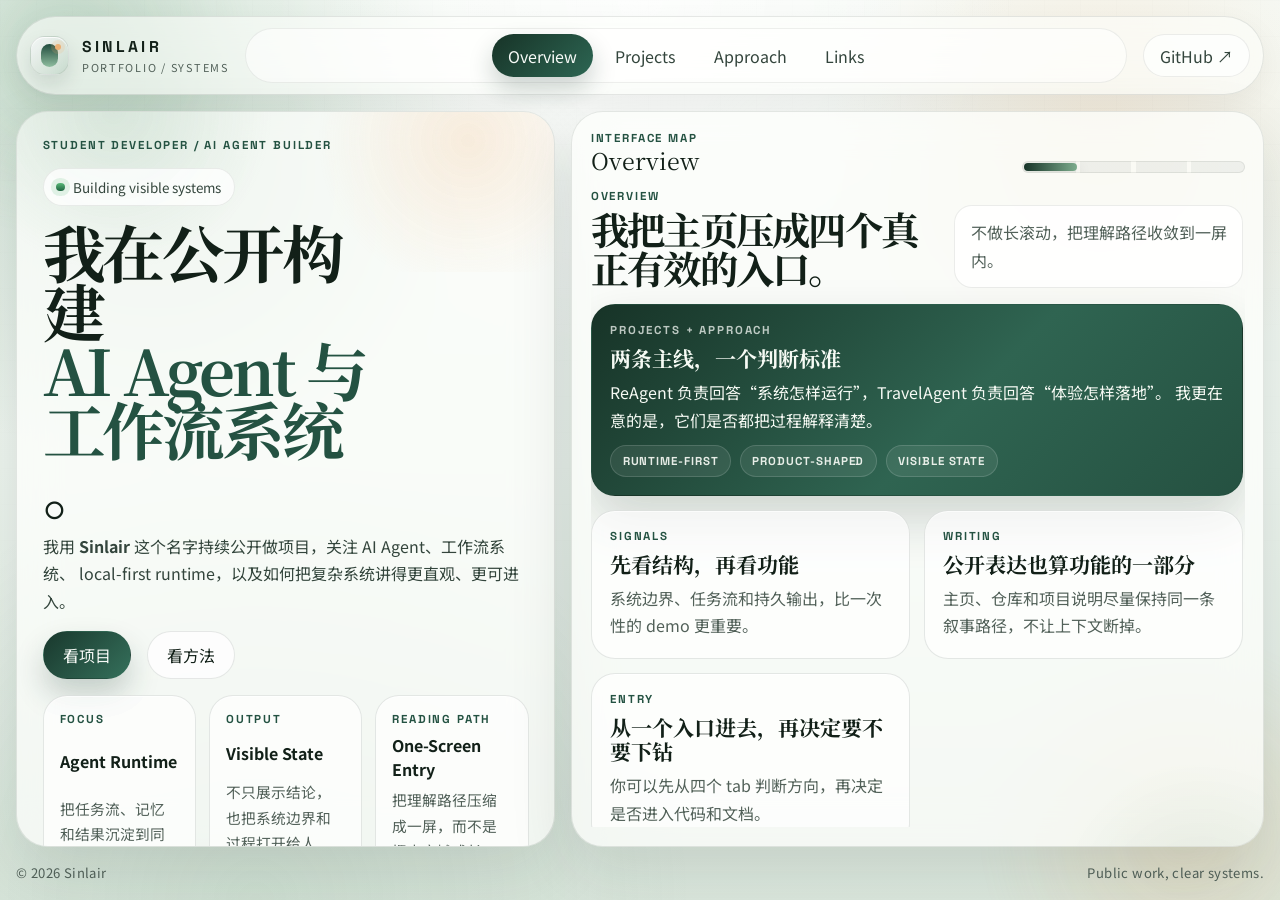
<file: index.html>
<!DOCTYPE html>
<html lang="zh-CN">
<head>
  <meta charset="UTF-8">
  <meta name="viewport" content="width=device-width, initial-scale=1.0">
  <meta
    name="description"
    content="Sinlair 的单页作品集，展示 AI Agent、工作流系统与公开项目。"
  >
  <meta name="theme-color" content="#eef5ef">
  <title>Sinlair | Portfolio</title>
  <link rel="preconnect" href="https://fonts.googleapis.com">
  <link rel="preconnect" href="https://fonts.gstatic.com" crossorigin>
  <link
    href="https://fonts.googleapis.com/css2?family=Noto+Sans+SC:wght@400;500;700;900&family=Noto+Serif+SC:wght@500;700;900&family=Space+Grotesk:wght@400;500;700&display=swap"
    rel="stylesheet"
  >
  <link rel="icon" type="image/svg+xml" href="./favicon.svg">
  <link rel="stylesheet" href="./styles.css">
</head>
<body data-page="single" data-active-view="overview">
  <div class="page-glow page-glow-one" aria-hidden="true"></div>
  <div class="page-glow page-glow-two" aria-hidden="true"></div>

  <div class="page-shell">
    <header class="site-header">
      <a class="brand" href="./index.html" aria-label="Sinlair home">
        <span class="brand-mark" aria-hidden="true"></span>
        <span class="brand-text">
          <strong>SINLAIR</strong>
          <small>portfolio / systems</small>
        </span>
      </a>

      <nav class="site-nav" aria-label="主导航">
        <button class="nav-tab is-current" type="button" data-view-trigger="overview" aria-pressed="true">Overview</button>
        <button class="nav-tab" type="button" data-view-trigger="projects" aria-pressed="false">Projects</button>
        <button class="nav-tab" type="button" data-view-trigger="approach" aria-pressed="false">Approach</button>
        <button class="nav-tab" type="button" data-view-trigger="links" aria-pressed="false">Links</button>
      </nav>

      <a class="header-link" href="https://github.com/Sinlair" target="_blank" rel="noreferrer">GitHub ↗</a>
    </header>

    <main class="workspace">
      <section class="identity-pane staged">
        <div class="identity-topbar">
          <p class="section-kicker">Student Developer / AI Agent Builder</p>
          <p class="status-pill"><span class="status-dot" aria-hidden="true"></span>Building visible systems</p>
        </div>

        <div class="hero-copy">
          <h1>我在公开构建<span>AI Agent 与工作流系统</span>。</h1>
          <p class="identity-lead">
            我用 <strong>Sinlair</strong> 这个名字持续公开做项目，关注 AI Agent、工作流系统、
            local-first runtime，以及如何把复杂系统讲得更直观、更可进入。
          </p>
        </div>

        <div class="hero-actions">
          <button class="button button-primary" type="button" data-view-trigger="projects">看项目</button>
          <button class="button button-secondary" type="button" data-view-trigger="approach">看方法</button>
        </div>

        <div class="signal-grid">
          <article class="signal-card">
            <span class="meta-label">Focus</span>
            <strong>Agent Runtime</strong>
            <p>把任务流、记忆和结果沉淀到同一套结构里。</p>
          </article>
          <article class="signal-card">
            <span class="meta-label">Output</span>
            <strong>Visible State</strong>
            <p>不只展示结论，也把系统边界和过程打开给人看。</p>
          </article>
          <article class="signal-card">
            <span class="meta-label">Reading Path</span>
            <strong>One-Screen Entry</strong>
            <p>把理解路径压缩成一屏，而不是把内容摊成长卷。</p>
          </article>
        </div>

        <article class="spotlight-card">
          <div class="spotlight-head">
            <div>
              <p class="meta-label meta-label-invert">Current Focus</p>
              <h2>我更在意系统如何被读懂。</h2>
            </div>
            <span class="spotlight-badge">Live</span>
          </div>

          <p class="spotlight-copy">
            项目不只要能运行，也要让人看出它的边界、状态和节奏。
          </p>

          <div class="spotlight-metrics">
            <div class="metric-chip">
              <span class="metric-value">02</span>
              <span class="metric-label">flagship builds</span>
            </div>
            <div class="metric-chip">
              <span class="metric-value">04</span>
              <span class="metric-label">entry panels</span>
            </div>
            <div class="metric-chip">
              <span class="metric-value">24/7</span>
              <span class="metric-label">public iteration</span>
            </div>
          </div>
        </article>
      </section>

      <section class="view-pane staged">
        <div class="view-hud">
          <div>
            <p class="section-kicker">Interface Map</p>
            <p class="view-heading">Overview</p>
          </div>
          <div class="view-progress" aria-hidden="true">
            <span class="view-progress-fill"></span>
          </div>
        </div>

        <div class="view-frame">
          <section class="view-panel is-active" data-view-panel="overview" aria-label="Overview">
            <div class="panel-head">
              <div>
                <p class="section-kicker">Overview</p>
                <h2>我把主页压成四个真正有效的入口。</h2>
              </div>
              <p class="panel-note">不做长滚动，把理解路径收敛到一屏内。</p>
            </div>

            <div class="card-grid card-grid-two">
              <article class="content-card content-card-featured">
                <span class="meta-label meta-label-invert">Projects + Approach</span>
                <h3>两条主线，一个判断标准</h3>
                <p>
                  ReAgent 负责回答“系统怎样运行”，TravelAgent 负责回答“体验怎样落地”。
                  我更在意的是，它们是否都把过程解释清楚。
                </p>
                <div class="inline-tags">
                  <span>runtime-first</span>
                  <span>product-shaped</span>
                  <span>visible state</span>
                </div>
              </article>

              <article class="content-card">
                <span class="meta-label">Signals</span>
                <h3>先看结构，再看功能</h3>
                <p>系统边界、任务流和持久输出，比一次性的 demo 更重要。</p>
              </article>

              <article class="content-card">
                <span class="meta-label">Writing</span>
                <h3>公开表达也算功能的一部分</h3>
                <p>主页、仓库和项目说明尽量保持同一条叙事路径，不让上下文断掉。</p>
              </article>

              <article class="content-card">
                <span class="meta-label">Entry</span>
                <h3>从一个入口进去，再决定要不要下钻</h3>
                <p>你可以先从四个 tab 判断方向，再决定是否进入代码和文档。</p>
              </article>
            </div>
          </section>

          <section class="view-panel" data-view-panel="projects" aria-label="Projects">
            <div class="panel-head">
              <div>
                <p class="section-kicker">Projects</p>
                <h2>两个项目，分别对应两种系统视角。</h2>
              </div>
              <p class="panel-note">一个偏运行时，一个偏产品化，但都强调状态和路径。</p>
            </div>

            <div class="project-stack">
              <article class="content-card project-card project-card-runtime" data-project-index="01">
                <div class="card-topline">Runtime System</div>
                <h3>ReAgent</h3>
                <p>一个本地优先的研究工作流运行时，用来承载长生命周期任务、记忆和可复用输出。</p>
                <ul class="plain-list">
                  <li>强调状态可见，不把流程藏进黑盒。</li>
                  <li>让结果可以长期保留，而不是一次性展示。</li>
                  <li>把 research、memory 和 runtime 放进统一结构里。</li>
                </ul>
                <a class="section-link" href="https://github.com/Sinlair/reagent" target="_blank" rel="noreferrer">打开仓库 ↗</a>
              </article>

              <article class="content-card project-card project-card-product" data-project-index="02">
                <div class="card-topline">Product Workflow</div>
                <h3>TravelAgent</h3>
                <p>一个围绕旅行规划场景构建的多步骤工作台，把自由输入转成更接近真实可执行的方案。</p>
                <ul class="plain-list">
                  <li>通过多角色路由，把能力组织成完整工作流。</li>
                  <li>结合地图能力做 grounded enrichment。</li>
                  <li>在界面上呈现从输入到方案的连续过程。</li>
                </ul>
                <a class="section-link" href="https://github.com/Sinlair/TravelAgent" target="_blank" rel="noreferrer">打开仓库 ↗</a>
              </article>
            </div>
          </section>

          <section class="view-panel" data-view-panel="approach" aria-label="Approach">
            <div class="panel-head">
              <div>
                <p class="section-kicker">Approach</p>
                <h2>我判断一个项目是否成立，通常看这三件事。</h2>
              </div>
              <p class="panel-note">先看问题有没有被定义清楚，再看实现有没有留下可复用资产。</p>
            </div>

            <div class="stack-list">
              <article class="stack-item">
                <span class="stack-index">01</span>
                <div>
                  <h3>问题定义是否清楚</h3>
                  <p>如果问题本身说不明白，后面的实现通常也很难形成真正的结构。</p>
                </div>
              </article>

              <article class="stack-item">
                <span class="stack-index">02</span>
                <div>
                  <h3>系统边界能不能被读出来</h3>
                  <p>我更喜欢能解释任务流、状态和工具关系的项目，而不是只给结果。</p>
                </div>
              </article>

              <article class="stack-item">
                <span class="stack-index">03</span>
                <div>
                  <h3>有没有留下可继续利用的资产</h3>
                  <p>输出是否可读、可保存、可复查，会决定它是不是一次性的展示。</p>
                </div>
              </article>
            </div>
          </section>

          <section class="view-panel" data-view-panel="links" aria-label="Links">
            <div class="panel-head">
              <div>
                <p class="section-kicker">Links</p>
                <h2>如果你想继续往下看，就从这些地方进入。</h2>
              </div>
              <p class="panel-note">每个入口都尽量对应一种阅读目的，而不是简单堆链接。</p>
            </div>

            <div class="link-list">
              <a class="link-row" href="https://github.com/Sinlair" target="_blank" rel="noreferrer">
                <span class="link-label">GitHub</span>
                <strong>全部公开项目、提交记录和持续中的工作</strong>
                <span class="link-arrow" aria-hidden="true">↗</span>
              </a>

              <a class="link-row" href="https://github.com/Sinlair/reagent" target="_blank" rel="noreferrer">
                <span class="link-label">ReAgent</span>
                <strong>从运行时、编排和研究工作流进入</strong>
                <span class="link-arrow" aria-hidden="true">↗</span>
              </a>

              <a class="link-row" href="https://github.com/Sinlair/TravelAgent" target="_blank" rel="noreferrer">
                <span class="link-label">TravelAgent</span>
                <strong>从产品化界面和面向用户的流程进入</strong>
                <span class="link-arrow" aria-hidden="true">↗</span>
              </a>

              <a class="link-row" href="https://sinlair.github.io/" target="_blank" rel="noreferrer">
                <span class="link-label">Site</span>
                <strong>主页本身也是作品表达的一部分</strong>
                <span class="link-arrow" aria-hidden="true">↗</span>
              </a>
            </div>
          </section>
        </div>
      </section>
    </main>

    <footer class="site-footer">
      <p>&copy; <span class="currentYear"></span> Sinlair</p>
      <p>Public work, clear systems.</p>
    </footer>
  </div>

  <script src="./script.js"></script>
</body>
</html>
</file>
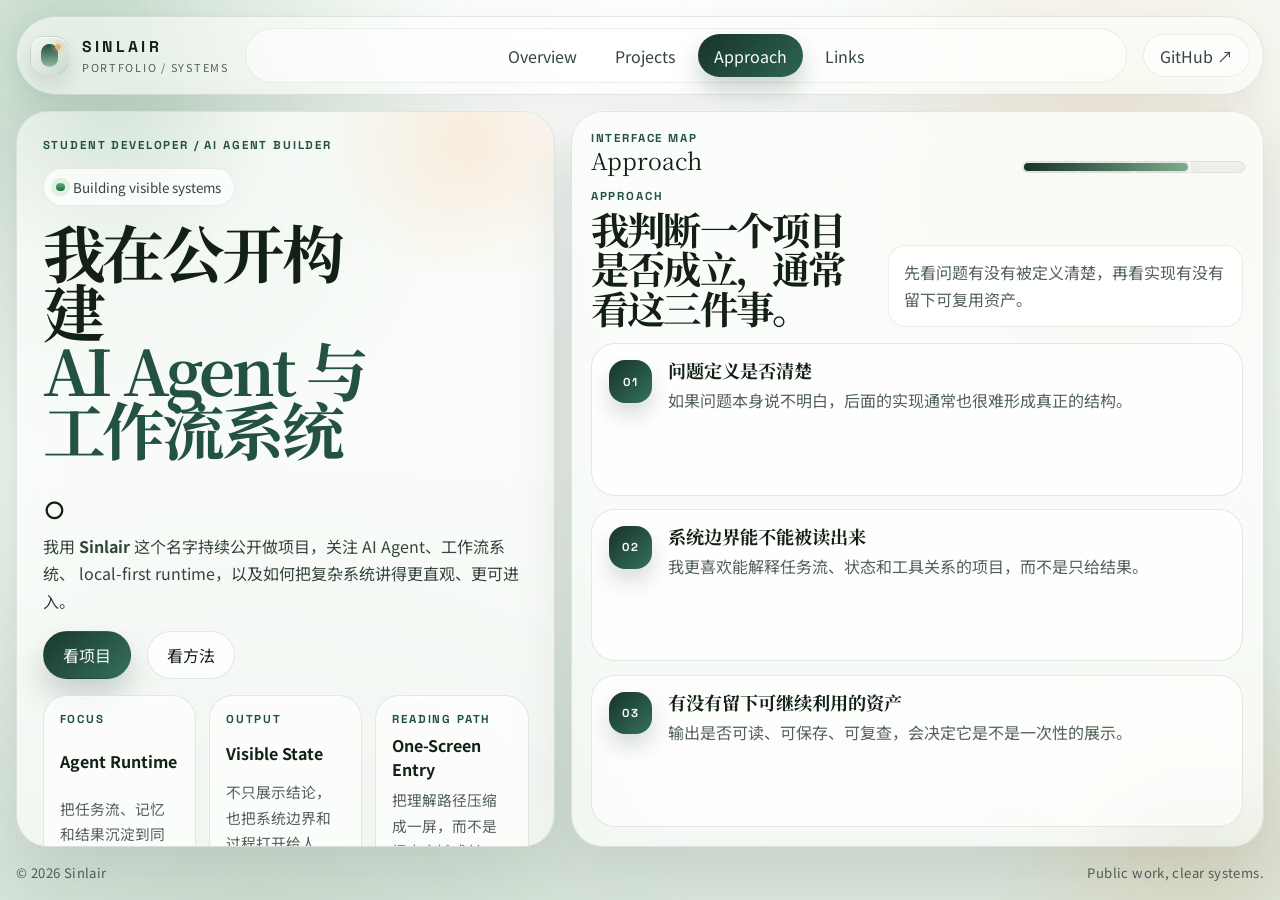
<file: about.html>
<!DOCTYPE html>
<html lang="zh-CN">
<head>
  <meta charset="UTF-8">
  <meta name="description" content="Redirecting to Sinlair portfolio approach section.">
  <meta http-equiv="refresh" content="0; url=./index.html#approach">
  <meta name="viewport" content="width=device-width, initial-scale=1.0">
  <meta name="theme-color" content="#eef5ef">
  <meta name="robots" content="noindex,follow">
  <link rel="icon" type="image/svg+xml" href="./favicon.svg">
  <title>Sinlair | Redirecting to Approach</title>
  <style>
    :root {
      color-scheme: light;
      --bg: #eef5ef;
      --surface: rgba(255, 255, 255, 0.82);
      --text: #122018;
      --muted: #55635b;
      --accent: #245242;
      --line: rgba(18, 32, 24, 0.1);
    }

    * {
      box-sizing: border-box;
    }

    body {
      margin: 0;
      min-height: 100vh;
      display: grid;
      place-items: center;
      padding: 1.25rem;
      color: var(--text);
      font-family: "Noto Sans SC", "Segoe UI", sans-serif;
      background:
        radial-gradient(circle at top left, rgba(121, 168, 136, 0.26), transparent 24%),
        linear-gradient(180deg, #f7fbf7 0%, var(--bg) 100%);
    }

    main {
      width: min(32rem, 100%);
      padding: 1.4rem;
      border: 1px solid var(--line);
      border-radius: 1.5rem;
      background: var(--surface);
      box-shadow: 0 20px 48px rgba(18, 32, 24, 0.1);
    }

    p {
      margin: 0 0 0.9rem;
      line-height: 1.7;
    }

    .eyebrow {
      color: var(--accent);
      font-size: 0.78rem;
      font-weight: 700;
      letter-spacing: 0.14em;
      text-transform: uppercase;
    }

    h1 {
      margin: 0 0 0.75rem;
      font-size: clamp(1.7rem, 5vw, 2.3rem);
      line-height: 1.1;
    }

    .muted {
      color: var(--muted);
    }

    .link {
      display: inline-flex;
      align-items: center;
      justify-content: center;
      min-height: 2.75rem;
      padding: 0 1rem;
      border-radius: 999px;
      background: linear-gradient(135deg, #173327 0%, #2f6451 100%);
      color: #f7fbf7;
      font-weight: 700;
      text-decoration: none;
    }
  </style>
  <script>
    window.location.replace("./index.html#approach");
  </script>
</head>
<body>
  <main>
    <p class="eyebrow">Sinlair / Redirect</p>
    <h1>Redirecting to the Approach section.</h1>
    <p class="muted">This route is kept for compatibility and now points to the one-screen homepage.</p>
    <p><a class="link" href="./index.html#approach">Open Approach</a></p>
  </main>
</body>
</html>
</file>
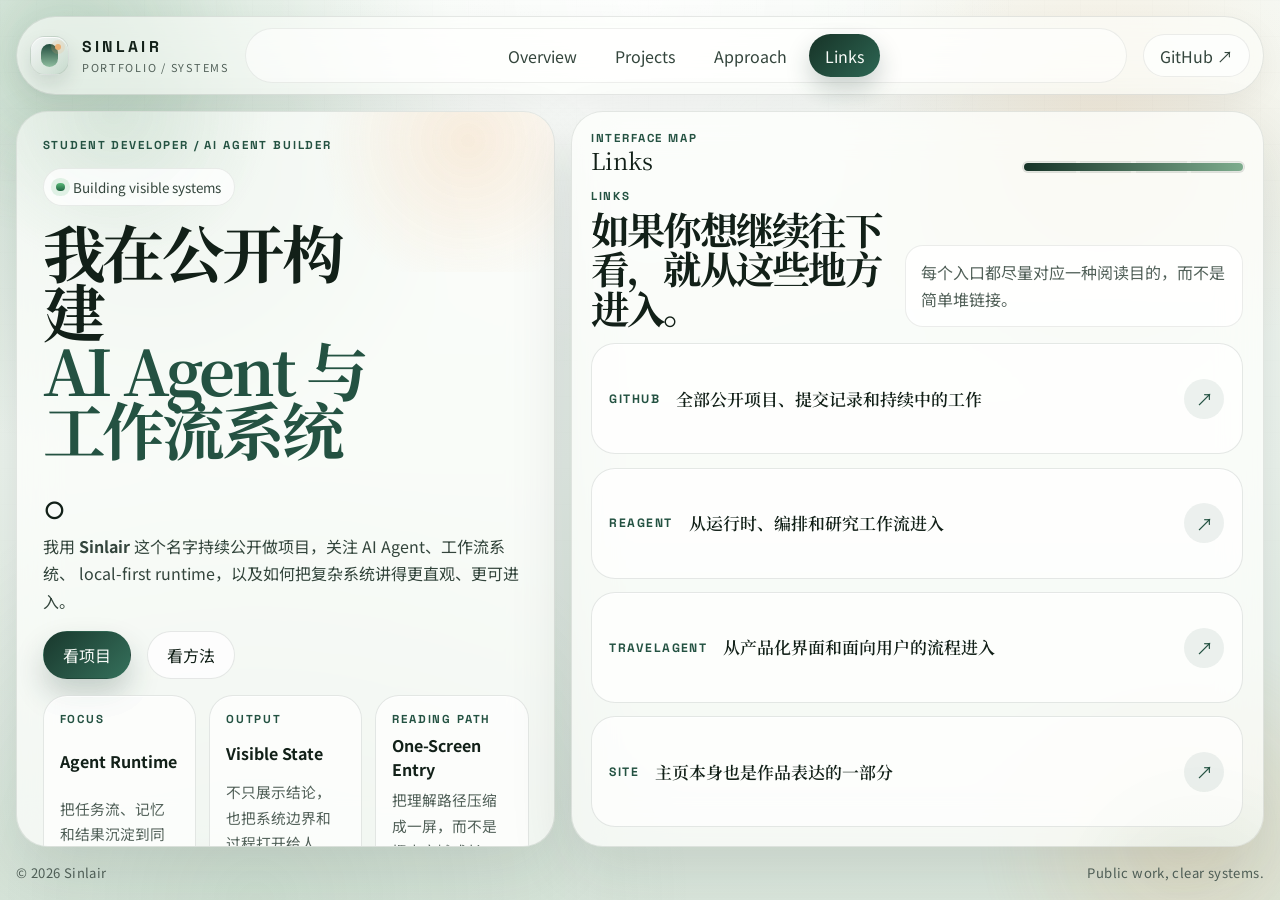
<file: contact.html>
<!DOCTYPE html>
<html lang="zh-CN">
<head>
  <meta charset="UTF-8">
  <meta name="description" content="Redirecting to Sinlair portfolio links section.">
  <meta http-equiv="refresh" content="0; url=./index.html#links">
  <meta name="viewport" content="width=device-width, initial-scale=1.0">
  <meta name="theme-color" content="#eef5ef">
  <meta name="robots" content="noindex,follow">
  <link rel="icon" type="image/svg+xml" href="./favicon.svg">
  <title>Sinlair | Redirecting to Links</title>
  <style>
    :root {
      color-scheme: light;
      --bg: #eef5ef;
      --surface: rgba(255, 255, 255, 0.82);
      --text: #122018;
      --muted: #55635b;
      --accent: #245242;
      --line: rgba(18, 32, 24, 0.1);
    }

    * {
      box-sizing: border-box;
    }

    body {
      margin: 0;
      min-height: 100vh;
      display: grid;
      place-items: center;
      padding: 1.25rem;
      color: var(--text);
      font-family: "Noto Sans SC", "Segoe UI", sans-serif;
      background:
        radial-gradient(circle at top left, rgba(121, 168, 136, 0.26), transparent 24%),
        linear-gradient(180deg, #f7fbf7 0%, var(--bg) 100%);
    }

    main {
      width: min(32rem, 100%);
      padding: 1.4rem;
      border: 1px solid var(--line);
      border-radius: 1.5rem;
      background: var(--surface);
      box-shadow: 0 20px 48px rgba(18, 32, 24, 0.1);
    }

    p {
      margin: 0 0 0.9rem;
      line-height: 1.7;
    }

    .eyebrow {
      color: var(--accent);
      font-size: 0.78rem;
      font-weight: 700;
      letter-spacing: 0.14em;
      text-transform: uppercase;
    }

    h1 {
      margin: 0 0 0.75rem;
      font-size: clamp(1.7rem, 5vw, 2.3rem);
      line-height: 1.1;
    }

    .muted {
      color: var(--muted);
    }

    .link {
      display: inline-flex;
      align-items: center;
      justify-content: center;
      min-height: 2.75rem;
      padding: 0 1rem;
      border-radius: 999px;
      background: linear-gradient(135deg, #173327 0%, #2f6451 100%);
      color: #f7fbf7;
      font-weight: 700;
      text-decoration: none;
    }
  </style>
  <script>
    window.location.replace("./index.html#links");
  </script>
</head>
<body>
  <main>
    <p class="eyebrow">Sinlair / Redirect</p>
    <h1>Redirecting to the Links section.</h1>
    <p class="muted">This route is kept for compatibility and now points to the one-screen homepage.</p>
    <p><a class="link" href="./index.html#links">Open Links</a></p>
  </main>
</body>
</html>
</file>
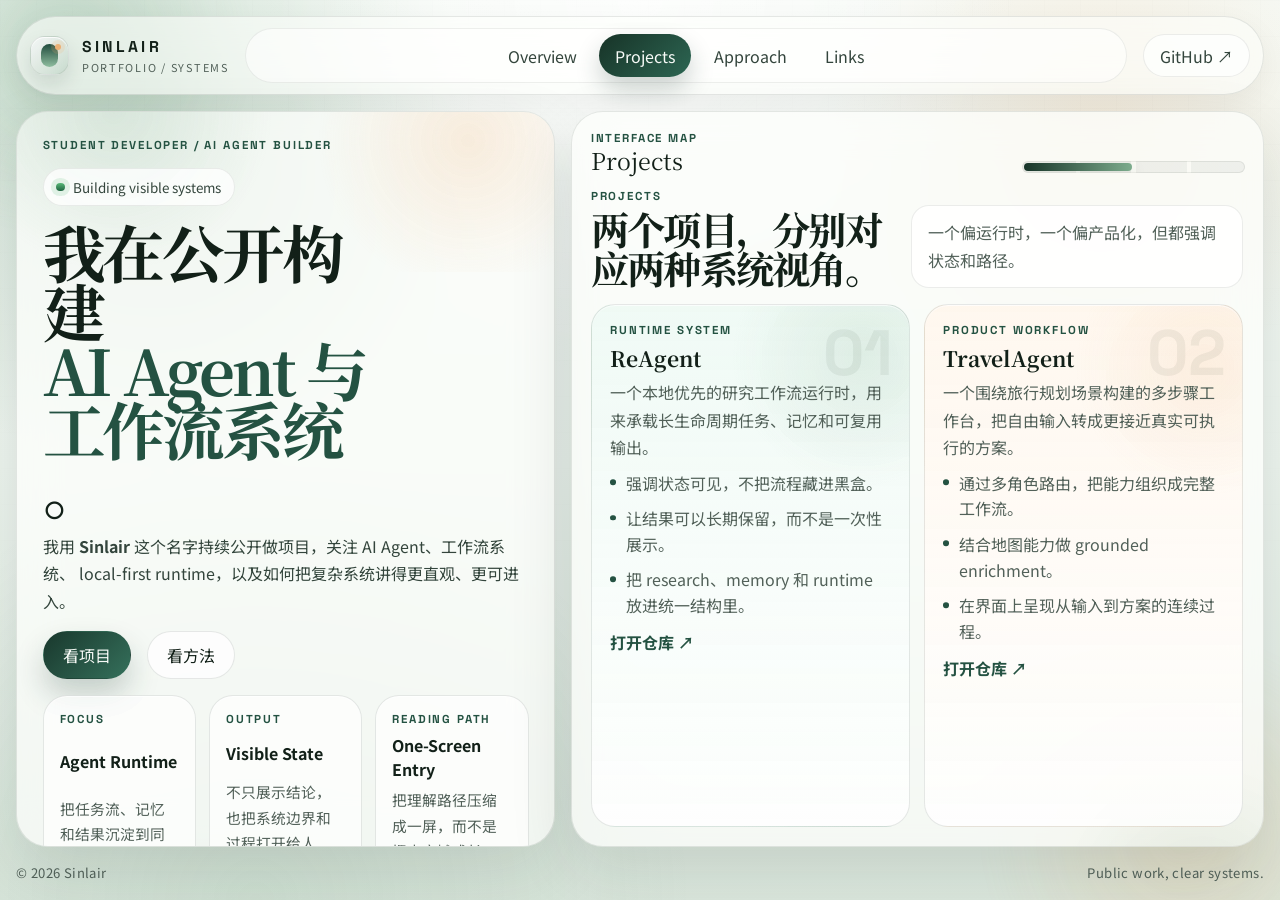
<file: projects.html>
<!DOCTYPE html>
<html lang="zh-CN">
<head>
  <meta charset="UTF-8">
  <meta name="description" content="Redirecting to Sinlair portfolio projects section.">
  <meta http-equiv="refresh" content="0; url=./index.html#projects">
  <meta name="viewport" content="width=device-width, initial-scale=1.0">
  <meta name="theme-color" content="#eef5ef">
  <meta name="robots" content="noindex,follow">
  <link rel="icon" type="image/svg+xml" href="./favicon.svg">
  <title>Sinlair | Redirecting to Projects</title>
  <style>
    :root {
      color-scheme: light;
      --bg: #eef5ef;
      --surface: rgba(255, 255, 255, 0.82);
      --text: #122018;
      --muted: #55635b;
      --accent: #245242;
      --line: rgba(18, 32, 24, 0.1);
    }

    * {
      box-sizing: border-box;
    }

    body {
      margin: 0;
      min-height: 100vh;
      display: grid;
      place-items: center;
      padding: 1.25rem;
      color: var(--text);
      font-family: "Noto Sans SC", "Segoe UI", sans-serif;
      background:
        radial-gradient(circle at top left, rgba(121, 168, 136, 0.26), transparent 24%),
        linear-gradient(180deg, #f7fbf7 0%, var(--bg) 100%);
    }

    main {
      width: min(32rem, 100%);
      padding: 1.4rem;
      border: 1px solid var(--line);
      border-radius: 1.5rem;
      background: var(--surface);
      box-shadow: 0 20px 48px rgba(18, 32, 24, 0.1);
    }

    p {
      margin: 0 0 0.9rem;
      line-height: 1.7;
    }

    .eyebrow {
      color: var(--accent);
      font-size: 0.78rem;
      font-weight: 700;
      letter-spacing: 0.14em;
      text-transform: uppercase;
    }

    h1 {
      margin: 0 0 0.75rem;
      font-size: clamp(1.7rem, 5vw, 2.3rem);
      line-height: 1.1;
    }

    .muted {
      color: var(--muted);
    }

    .link {
      display: inline-flex;
      align-items: center;
      justify-content: center;
      min-height: 2.75rem;
      padding: 0 1rem;
      border-radius: 999px;
      background: linear-gradient(135deg, #173327 0%, #2f6451 100%);
      color: #f7fbf7;
      font-weight: 700;
      text-decoration: none;
    }
  </style>
  <script>
    window.location.replace("./index.html#projects");
  </script>
</head>
<body>
  <main>
    <p class="eyebrow">Sinlair / Redirect</p>
    <h1>Redirecting to the Projects section.</h1>
    <p class="muted">This route is kept for compatibility and now points to the one-screen homepage.</p>
    <p><a class="link" href="./index.html#projects">Open Projects</a></p>
  </main>
</body>
</html>
</file>
<file: styles.css>
:root {
  --bg: #eef5ef;
  --bg-deep: #dbe7dd;
  --surface: rgba(252, 254, 251, 0.74);
  --surface-strong: rgba(255, 255, 255, 0.86);
  --surface-dark: #19362a;
  --text: #122018;
  --muted: #526159;
  --muted-strong: #33453c;
  --line: rgba(18, 32, 24, 0.1);
  --line-strong: rgba(18, 32, 24, 0.2);
  --accent: #245242;
  --accent-bright: #79a888;
  --accent-soft: #d8eadc;
  --warm: #ebb074;
  --shadow: 0 24px 64px rgba(17, 29, 22, 0.12);
  --radius-xl: 32px;
  --radius-lg: 24px;
  --radius-md: 18px;
  --radius-sm: 14px;
  --font-sans: "Noto Sans SC", "PingFang SC", "Microsoft YaHei", sans-serif;
  --font-serif: "Noto Serif SC", "Source Han Serif SC", serif;
  --font-ui: "Space Grotesk", "Noto Sans SC", sans-serif;
}

* {
  box-sizing: border-box;
}

html,
body {
  height: 100%;
}

html {
  color-scheme: light;
}

body {
  margin: 0;
  min-height: 100dvh;
  overflow: hidden;
  position: relative;
  color: var(--text);
  font-family: var(--font-sans);
  background:
    radial-gradient(circle at 12% 16%, rgba(121, 168, 136, 0.34), transparent 24%),
    radial-gradient(circle at 86% 14%, rgba(235, 176, 116, 0.18), transparent 20%),
    linear-gradient(180deg, #f6faf6 0%, var(--bg) 52%, var(--bg-deep) 100%);
}

body::before,
body::after {
  content: "";
  position: fixed;
  inset: 0;
  pointer-events: none;
  z-index: 0;
}

body::before {
  background:
    linear-gradient(rgba(18, 32, 24, 0.03) 1px, transparent 1px),
    linear-gradient(90deg, rgba(18, 32, 24, 0.03) 1px, transparent 1px);
  background-size: 36px 36px;
  mask-image: linear-gradient(to bottom, rgba(0, 0, 0, 0.26), transparent 80%);
}

body::after {
  background:
    radial-gradient(circle at 50% 0%, rgba(255, 255, 255, 0.75), transparent 34%),
    radial-gradient(circle at 20% 100%, rgba(121, 168, 136, 0.14), transparent 32%);
}

::selection {
  background: rgba(36, 82, 66, 0.2);
}

a {
  color: inherit;
  text-decoration: none;
}

button {
  font: inherit;
}

a:focus-visible,
button:focus-visible {
  outline: 2px solid rgba(36, 82, 66, 0.45);
  outline-offset: 3px;
}

.page-glow {
  position: fixed;
  border-radius: 999px;
  filter: blur(22px);
  opacity: 0.9;
  pointer-events: none;
  z-index: 0;
  animation: glow-drift 18s ease-in-out infinite;
}

.page-glow-one {
  top: -8rem;
  left: -7rem;
  width: 22rem;
  height: 22rem;
  background: radial-gradient(circle, rgba(121, 168, 136, 0.38), transparent 70%);
}

.page-glow-two {
  right: -6rem;
  bottom: -8rem;
  width: 24rem;
  height: 24rem;
  background: radial-gradient(circle, rgba(235, 176, 116, 0.26), transparent 72%);
  animation-delay: -6s;
}

.page-shell {
  position: relative;
  z-index: 1;
  width: min(1360px, calc(100% - 2rem));
  height: 100dvh;
  margin: 0 auto;
  padding: 1rem 0 1.15rem;
  display: grid;
  grid-template-rows: auto minmax(0, 1fr) auto;
  gap: 1rem;
}

.site-header,
.workspace,
.site-footer {
  min-width: 0;
}

.site-header {
  display: grid;
  grid-template-columns: auto 1fr auto;
  align-items: center;
  gap: 1rem;
  padding: 0.7rem 0.8rem;
  border: 1px solid var(--line);
  border-radius: 999px;
  background: rgba(253, 255, 252, 0.6);
  backdrop-filter: blur(18px);
  box-shadow: 0 10px 30px rgba(17, 29, 22, 0.05);
}

.brand {
  display: inline-flex;
  align-items: center;
  gap: 0.8rem;
  min-width: 0;
}

.brand-mark {
  position: relative;
  width: 2.45rem;
  height: 2.45rem;
  flex: 0 0 auto;
  border-radius: 0.9rem;
  background:
    linear-gradient(135deg, rgba(255, 255, 255, 0.95), rgba(216, 234, 220, 0.92)),
    linear-gradient(135deg, #285a49, #0f261d);
  border: 1px solid rgba(18, 32, 24, 0.08);
  box-shadow:
    inset 0 1px 0 rgba(255, 255, 255, 0.8),
    0 10px 20px rgba(20, 43, 33, 0.12);
}

.brand-mark::before,
.brand-mark::after {
  content: "";
  position: absolute;
  border-radius: 999px;
}

.brand-mark::before {
  inset: 0.45rem 0.62rem;
  background: linear-gradient(180deg, #204b3d 0%, #8fbd9f 100%);
}

.brand-mark::after {
  width: 0.42rem;
  height: 0.42rem;
  right: 0.42rem;
  top: 0.42rem;
  background: var(--warm);
  box-shadow: 0 0 0 4px rgba(235, 176, 116, 0.18);
}

.brand-text {
  display: grid;
  gap: 0.12rem;
}

.brand-text strong {
  font-family: var(--font-ui);
  font-size: 0.98rem;
  font-weight: 700;
  letter-spacing: 0.2em;
}

.brand-text small {
  color: var(--muted);
  font-size: 0.68rem;
  letter-spacing: 0.16em;
  text-transform: uppercase;
}

.site-nav {
  display: flex;
  justify-content: center;
  gap: 0.4rem;
  flex-wrap: wrap;
  min-width: 0;
  padding: 0.3rem;
  border: 1px solid rgba(18, 32, 24, 0.07);
  border-radius: 999px;
  background: rgba(255, 255, 255, 0.54);
}

.nav-tab,
.header-link {
  border: 0;
  color: var(--muted-strong);
}

.nav-tab {
  display: inline-flex;
  align-items: center;
  justify-content: center;
  min-width: 0;
  min-height: 2.7rem;
  padding: 0 1rem;
  border-radius: 999px;
  background: transparent;
  cursor: pointer;
  transition:
    transform 180ms ease,
    background-color 180ms ease,
    color 180ms ease,
    box-shadow 180ms ease;
}

.nav-tab:hover,
.nav-tab:focus-visible {
  transform: translateY(-1px);
  background: rgba(255, 255, 255, 0.76);
}

.nav-tab.is-current {
  color: #f8fbf8;
  background: linear-gradient(135deg, #173327 0%, #2d6653 100%);
  box-shadow: 0 12px 24px rgba(23, 51, 39, 0.22);
}

.header-link {
  display: inline-flex;
  align-items: center;
  justify-content: center;
  min-height: 2.7rem;
  padding: 0 1rem;
  border: 1px solid rgba(18, 32, 24, 0.08);
  border-radius: 999px;
  background: rgba(255, 255, 255, 0.7);
  transition:
    transform 180ms ease,
    border-color 180ms ease,
    background-color 180ms ease;
}

.header-link:hover,
.header-link:focus-visible {
  transform: translateY(-1px);
  border-color: rgba(18, 32, 24, 0.18);
  background: rgba(255, 255, 255, 0.9);
}

.workspace {
  min-height: 0;
  display: grid;
  grid-template-columns: minmax(360px, 0.95fr) minmax(0, 1.22fr);
  gap: 1rem;
}

.identity-pane,
.view-pane {
  min-height: 0;
  border: 1px solid var(--line);
  border-radius: var(--radius-xl);
  background: var(--surface);
  backdrop-filter: blur(20px);
  box-shadow: var(--shadow);
}

.identity-pane {
  position: relative;
  overflow: auto;
  padding: clamp(1.2rem, 2vw, 1.75rem);
  display: grid;
  align-content: start;
  gap: 1rem;
}

.identity-pane::before {
  content: "";
  position: absolute;
  inset: 0 0 auto;
  height: 10rem;
  background:
    radial-gradient(circle at 84% 18%, rgba(235, 176, 116, 0.22), transparent 32%),
    radial-gradient(circle at 18% 0%, rgba(121, 168, 136, 0.18), transparent 34%);
  pointer-events: none;
}

.identity-pane > * {
  position: relative;
  z-index: 1;
}

.identity-topbar,
.hero-actions,
.spotlight-head,
.view-hud,
.panel-head,
.site-footer {
  display: flex;
  align-items: center;
  justify-content: space-between;
  gap: 1rem;
}

.identity-topbar {
  flex-wrap: wrap;
  align-items: flex-start;
}

.section-kicker,
.card-topline,
.meta-label,
.stack-index {
  margin: 0;
  color: var(--accent);
  font-family: var(--font-ui);
  font-size: 0.72rem;
  font-weight: 700;
  letter-spacing: 0.16em;
  text-transform: uppercase;
}

.meta-label-invert {
  color: rgba(246, 250, 245, 0.74);
}

.status-pill {
  display: inline-flex;
  align-items: center;
  gap: 0.5rem;
  margin: 0;
  min-height: 2.4rem;
  padding: 0.45rem 0.8rem;
  border: 1px solid rgba(18, 32, 24, 0.08);
  border-radius: 999px;
  background: rgba(255, 255, 255, 0.76);
  color: var(--muted-strong);
  font-size: 0.84rem;
}

.status-dot {
  width: 0.55rem;
  height: 0.55rem;
  flex: 0 0 auto;
  border-radius: 50%;
  background: linear-gradient(180deg, #58b877 0%, #1e643f 100%);
  box-shadow: 0 0 0 0.32rem rgba(88, 184, 119, 0.16);
  animation: pulse-dot 3s ease-in-out infinite;
}

.hero-copy {
  display: grid;
  gap: 1rem;
}

.identity-pane h1,
.spotlight-head h2,
.view-panel h2,
.content-card h3,
.stack-item h3,
.link-row strong {
  margin: 0;
  font-family: var(--font-serif);
}

.identity-pane h1 {
  max-width: 9ch;
  font-size: clamp(2.8rem, 4.9vw, 5.2rem);
  line-height: 0.94;
  letter-spacing: -0.05em;
}

.identity-pane h1 span {
  display: block;
  color: var(--accent);
}

.identity-lead,
.signal-card p,
.spotlight-copy,
.content-card p,
.stack-item p,
.panel-note {
  margin: 0;
  color: var(--muted);
  line-height: 1.72;
}

.identity-lead {
  max-width: 34rem;
  color: var(--muted-strong);
  font-size: 1rem;
}

.hero-actions {
  flex-wrap: wrap;
  justify-content: flex-start;
}

.button {
  display: inline-flex;
  align-items: center;
  justify-content: center;
  min-height: 3rem;
  padding: 0 1.2rem;
  border-radius: 999px;
  border: 1px solid transparent;
  cursor: pointer;
  transition:
    transform 180ms ease,
    border-color 180ms ease,
    background-color 180ms ease,
    box-shadow 180ms ease;
}

.button:hover,
.button:focus-visible {
  transform: translateY(-1px);
}

.button-primary {
  color: #f7faf6;
  background: linear-gradient(135deg, #19382d 0%, #35705b 100%);
  box-shadow: 0 16px 30px rgba(25, 56, 45, 0.22);
}

.button-secondary {
  color: var(--text);
  border-color: rgba(18, 32, 24, 0.1);
  background: rgba(255, 255, 255, 0.78);
}

.signal-grid {
  display: grid;
  grid-template-columns: repeat(3, minmax(0, 1fr));
  gap: 0.8rem;
}

.signal-card,
.content-card,
.stack-item,
.link-row {
  border: 1px solid var(--line);
  border-radius: var(--radius-lg);
  background: rgba(255, 255, 255, 0.66);
  box-shadow: inset 0 1px 0 rgba(255, 255, 255, 0.65);
}

.signal-card {
  padding: 1rem;
  display: grid;
  gap: 0.4rem;
}

.signal-card strong {
  font-size: 1rem;
  font-weight: 700;
  color: var(--text);
}

.signal-card p {
  font-size: 0.92rem;
}

.spotlight-card {
  position: relative;
  overflow: hidden;
  margin-top: auto;
  padding: 1.2rem;
  border: 1px solid rgba(15, 39, 29, 0.06);
  border-radius: calc(var(--radius-xl) - 2px);
  background: linear-gradient(135deg, #173126 0%, #275745 54%, #22493a 100%);
  box-shadow: 0 26px 54px rgba(20, 42, 31, 0.22);
  color: #f6faf4;
  display: grid;
  gap: 1rem;
}

.spotlight-card::before,
.spotlight-card::after {
  content: "";
  position: absolute;
  border-radius: 999px;
  pointer-events: none;
}

.spotlight-card::before {
  width: 16rem;
  height: 16rem;
  top: -5rem;
  right: -3rem;
  background: radial-gradient(circle, rgba(255, 255, 255, 0.14), transparent 70%);
}

.spotlight-card::after {
  width: 12rem;
  height: 12rem;
  left: 58%;
  bottom: -7rem;
  background: radial-gradient(circle, rgba(235, 176, 116, 0.3), transparent 70%);
}

.spotlight-card > * {
  position: relative;
  z-index: 1;
}

.spotlight-head {
  align-items: flex-start;
}

.spotlight-head h2 {
  max-width: 12ch;
  font-size: clamp(1.65rem, 3vw, 2.35rem);
  line-height: 1.08;
}

.spotlight-badge {
  display: inline-flex;
  align-items: center;
  justify-content: center;
  min-height: 2rem;
  padding: 0 0.8rem;
  border: 1px solid rgba(255, 255, 255, 0.16);
  border-radius: 999px;
  background: rgba(255, 255, 255, 0.08);
  color: rgba(246, 250, 244, 0.88);
  font-family: var(--font-ui);
  font-size: 0.78rem;
  font-weight: 700;
  letter-spacing: 0.1em;
  text-transform: uppercase;
}

.spotlight-copy {
  max-width: 40ch;
  color: rgba(246, 250, 244, 0.82);
}

.spotlight-metrics {
  display: grid;
  grid-template-columns: repeat(3, minmax(0, 1fr));
  gap: 0.75rem;
}

.metric-chip {
  padding: 0.85rem 0.9rem;
  border: 1px solid rgba(255, 255, 255, 0.12);
  border-radius: var(--radius-md);
  background: rgba(255, 255, 255, 0.08);
  display: grid;
  gap: 0.2rem;
}

.metric-value {
  color: #f6faf4;
  font-family: var(--font-ui);
  font-size: 1.22rem;
  font-weight: 700;
}

.metric-label {
  color: rgba(246, 250, 244, 0.62);
  font-family: var(--font-ui);
  font-size: 0.66rem;
  letter-spacing: 0.12em;
  text-transform: uppercase;
}

.view-pane {
  position: relative;
  overflow: hidden;
  padding: 1.15rem;
  display: grid;
  grid-template-rows: auto minmax(0, 1fr);
  gap: 1rem;
}

.view-pane::before {
  content: "";
  position: absolute;
  inset: auto -12% -28% auto;
  width: 18rem;
  height: 18rem;
  border-radius: 999px;
  background: radial-gradient(circle, rgba(121, 168, 136, 0.16), transparent 72%);
  pointer-events: none;
}

.view-pane > * {
  position: relative;
  z-index: 1;
}

.view-hud {
  align-items: flex-end;
}

.view-heading {
  margin: 0.2rem 0 0;
  color: var(--text);
  font-family: var(--font-serif);
  font-size: 1.45rem;
  line-height: 1.1;
}

.view-progress {
  position: relative;
  width: min(230px, 34%);
  min-width: 170px;
  height: 0.75rem;
  overflow: hidden;
  border: 1px solid rgba(18, 32, 24, 0.08);
  border-radius: 999px;
  background:
    linear-gradient(90deg, rgba(18, 32, 24, 0.05) 0, rgba(18, 32, 24, 0.05) 24%, transparent 24%, transparent 26%, rgba(18, 32, 24, 0.05) 26%, rgba(18, 32, 24, 0.05) 49%, transparent 49%, transparent 51%, rgba(18, 32, 24, 0.05) 51%, rgba(18, 32, 24, 0.05) 74%, transparent 74%, transparent 76%, rgba(18, 32, 24, 0.05) 76%, rgba(18, 32, 24, 0.05) 100%);
}

.view-progress-fill {
  position: absolute;
  inset: 1px auto 1px 1px;
  width: calc(25% - 2px);
  border-radius: 999px;
  background: linear-gradient(90deg, #173428 0%, #7dac8d 100%);
  box-shadow: 0 6px 16px rgba(23, 52, 40, 0.18);
  transition: width 220ms ease;
}

body[data-active-view="overview"] .view-progress-fill {
  width: calc(25% - 2px);
}

body[data-active-view="projects"] .view-progress-fill {
  width: calc(50% - 2px);
}

body[data-active-view="approach"] .view-progress-fill {
  width: calc(75% - 2px);
}

body[data-active-view="links"] .view-progress-fill {
  width: calc(100% - 2px);
}

.view-frame {
  min-height: 0;
  position: relative;
}

.view-panel {
  position: absolute;
  inset: 0;
  min-height: 0;
  display: grid;
  grid-template-rows: auto minmax(0, 1fr);
  gap: 1rem;
  padding-right: 0.1rem;
  overflow: auto;
  opacity: 0;
  transform: translateY(18px) scale(0.985);
  pointer-events: none;
  transition:
    opacity 220ms ease,
    transform 220ms ease;
}

.view-panel.is-active {
  opacity: 1;
  transform: translateY(0) scale(1);
  pointer-events: auto;
}

.panel-head {
  align-items: flex-end;
}

.view-panel h2 {
  margin-top: 0.35rem;
  max-width: 17ch;
  font-size: clamp(2rem, 3vw, 3rem);
  line-height: 1.03;
  letter-spacing: -0.045em;
}

.panel-note {
  max-width: 24rem;
  padding: 0.8rem 0.95rem;
  border: 1px solid rgba(18, 32, 24, 0.08);
  border-radius: var(--radius-md);
  background: rgba(255, 255, 255, 0.76);
}

.card-grid,
.project-stack,
.stack-list,
.link-list {
  min-height: 0;
  display: grid;
  gap: 0.85rem;
}

.card-grid-two {
  grid-template-columns: repeat(2, minmax(0, 1fr));
}

.content-card {
  padding: 1.15rem;
  display: grid;
  align-content: start;
  gap: 0.55rem;
}

.content-card h3 {
  font-size: 1.32rem;
  line-height: 1.15;
}

.content-card-featured {
  grid-column: span 2;
  background: linear-gradient(135deg, #173327 0%, #2f6451 56%, #255141 100%);
  border-color: rgba(17, 36, 27, 0.06);
  box-shadow: 0 24px 50px rgba(20, 42, 31, 0.18);
}

.content-card-featured h3,
.content-card-featured p {
  color: #f6faf4;
}

.inline-tags {
  display: flex;
  flex-wrap: wrap;
  gap: 0.55rem;
  margin-top: 0.15rem;
}

.inline-tags span {
  display: inline-flex;
  align-items: center;
  min-height: 1.95rem;
  padding: 0 0.72rem;
  border: 1px solid rgba(255, 255, 255, 0.14);
  border-radius: 999px;
  background: rgba(255, 255, 255, 0.08);
  color: rgba(246, 250, 244, 0.92);
  font-family: var(--font-ui);
  font-size: 0.72rem;
  font-weight: 700;
  letter-spacing: 0.08em;
  text-transform: uppercase;
}

.project-stack {
  grid-template-columns: repeat(2, minmax(0, 1fr));
}

.project-card {
  position: relative;
  overflow: hidden;
}

.project-card::before {
  content: attr(data-project-index);
  position: absolute;
  right: 1rem;
  top: 1rem;
  color: rgba(18, 32, 24, 0.06);
  font-family: var(--font-ui);
  font-size: 4rem;
  font-weight: 700;
  line-height: 1;
}

.project-card > * {
  position: relative;
  z-index: 1;
}

.project-card-runtime {
  background:
    radial-gradient(circle at 85% 10%, rgba(121, 168, 136, 0.16), transparent 24%),
    linear-gradient(180deg, rgba(239, 250, 245, 0.96) 0%, rgba(255, 255, 255, 0.82) 100%);
}

.project-card-product {
  background:
    radial-gradient(circle at 88% 12%, rgba(235, 176, 116, 0.14), transparent 24%),
    linear-gradient(180deg, rgba(255, 247, 238, 0.96) 0%, rgba(255, 255, 255, 0.82) 100%);
}

.plain-list {
  margin: 0;
  padding: 0;
  list-style: none;
  display: grid;
  gap: 0.6rem;
}

.plain-list li {
  position: relative;
  padding-left: 1rem;
  color: var(--muted);
  line-height: 1.62;
}

.plain-list li::before {
  content: "";
  position: absolute;
  left: 0;
  top: 0.72rem;
  width: 0.36rem;
  height: 0.36rem;
  border-radius: 50%;
  background: var(--accent);
  transform: translateY(-50%);
}

.section-link {
  display: inline-flex;
  align-items: center;
  gap: 0.3rem;
  margin-top: 0.15rem;
  color: var(--accent);
  font-weight: 700;
}

.section-link:hover,
.section-link:focus-visible {
  text-decoration: underline;
  text-underline-offset: 0.2em;
}

.stack-item {
  padding: 1rem 1.1rem;
  display: grid;
  grid-template-columns: auto minmax(0, 1fr);
  gap: 1rem;
  align-items: start;
}

.stack-index {
  display: inline-flex;
  align-items: center;
  justify-content: center;
  width: 2.65rem;
  height: 2.65rem;
  border-radius: 1rem;
  background: linear-gradient(135deg, #173327 0%, #34715c 100%);
  color: #f8fbf8;
  box-shadow: 0 12px 20px rgba(23, 51, 39, 0.16);
}

.stack-item h3 {
  margin-bottom: 0.3rem;
  font-size: 1.14rem;
  line-height: 1.2;
}

.link-row {
  padding: 1rem 1.1rem;
  display: grid;
  grid-template-columns: auto minmax(0, 1fr) auto;
  align-items: center;
  gap: 1rem;
  transition:
    transform 180ms ease,
    border-color 180ms ease,
    background-color 180ms ease;
}

.link-row:hover,
.link-row:focus-visible {
  transform: translateY(-2px);
  border-color: var(--line-strong);
  background: rgba(255, 255, 255, 0.84);
}

.link-label {
  color: var(--accent);
  font-family: var(--font-ui);
  font-size: 0.76rem;
  font-weight: 700;
  letter-spacing: 0.12em;
  text-transform: uppercase;
}

.link-row strong {
  color: var(--text);
  font-size: 1.06rem;
  line-height: 1.3;
  font-weight: 600;
}

.link-arrow {
  display: inline-flex;
  align-items: center;
  justify-content: center;
  width: 2.5rem;
  height: 2.5rem;
  border-radius: 50%;
  background: rgba(36, 82, 66, 0.08);
  color: var(--accent);
  font-size: 1.08rem;
}

.site-footer {
  color: var(--muted);
  font-size: 0.82rem;
  letter-spacing: 0.03em;
}

.site-footer p {
  margin: 0;
}

.js-enhanced .staged {
  opacity: 0;
  transform: translateY(14px);
  transition:
    opacity 420ms ease,
    transform 420ms ease;
}

.js-enhanced .staged.is-visible {
  opacity: 1;
  transform: translateY(0);
}

.identity-pane::-webkit-scrollbar,
.view-panel::-webkit-scrollbar,
.site-nav::-webkit-scrollbar {
  width: 9px;
  height: 9px;
}

.identity-pane::-webkit-scrollbar-thumb,
.view-panel::-webkit-scrollbar-thumb,
.site-nav::-webkit-scrollbar-thumb {
  border: 2px solid transparent;
  border-radius: 999px;
  background: rgba(36, 82, 66, 0.24);
  background-clip: padding-box;
}

.identity-pane::-webkit-scrollbar-track,
.view-panel::-webkit-scrollbar-track,
.site-nav::-webkit-scrollbar-track {
  background: transparent;
}

@keyframes glow-drift {
  0%,
  100% {
    transform: translate3d(0, 0, 0) scale(1);
  }

  50% {
    transform: translate3d(0.8rem, 1.4rem, 0) scale(1.08);
  }
}

@keyframes pulse-dot {
  0%,
  100% {
    transform: scale(1);
    box-shadow: 0 0 0 0.32rem rgba(88, 184, 119, 0.16);
  }

  50% {
    transform: scale(1.06);
    box-shadow: 0 0 0 0.45rem rgba(88, 184, 119, 0.1);
  }
}

@media (prefers-reduced-motion: reduce) {
  *,
  *::before,
  *::after {
    animation-duration: 0.01ms !important;
    animation-iteration-count: 1 !important;
    transition-duration: 0.01ms !important;
    scroll-behavior: auto !important;
  }

  .js-enhanced .staged {
    opacity: 1;
    transform: none;
  }
}

@media (max-width: 1120px) {
  body {
    overflow: auto;
  }

  .page-shell {
    height: auto;
    min-height: 100dvh;
  }

  .workspace {
    grid-template-columns: 1fr;
  }

  .identity-pane {
    min-height: auto;
  }

  .view-pane {
    min-height: 46rem;
  }

  .identity-pane h1 {
    max-width: none;
  }
}

@media (max-width: 860px) {
  .page-shell {
    width: min(1360px, calc(100% - 1rem));
    padding: 0.8rem 0 1rem;
    gap: 0.8rem;
  }

  .site-header {
    grid-template-columns: 1fr;
    border-radius: 1.75rem;
  }

  .site-nav {
    justify-content: flex-start;
    flex-wrap: wrap;
    overflow: visible;
  }

  .header-link {
    justify-self: flex-start;
  }

  .signal-grid,
  .project-stack {
    grid-template-columns: repeat(2, minmax(0, 1fr));
  }

  .view-hud,
  .panel-head {
    align-items: flex-start;
    flex-direction: column;
  }

  .view-progress {
    width: 100%;
    min-width: 0;
  }
}

@media (max-width: 680px) {
  .identity-pane,
  .view-pane {
    border-radius: 1.65rem;
  }

  .identity-pane,
  .view-pane {
    padding: 1rem;
  }

  .identity-pane h1 {
    font-size: clamp(2.2rem, 10vw, 3.4rem);
  }

  .hero-actions {
    flex-direction: column;
  }

  .button {
    width: 100%;
  }

  .signal-grid,
  .card-grid-two,
  .project-stack,
  .spotlight-metrics {
    grid-template-columns: 1fr;
  }

  .content-card-featured {
    grid-column: auto;
  }

  .spotlight-head {
    flex-direction: column;
  }

  .link-row {
    grid-template-columns: minmax(0, 1fr) auto;
    align-items: start;
  }

  .link-label {
    grid-column: 1;
  }

  .link-row strong {
    grid-column: 1;
    grid-row: 2;
  }

  .link-arrow {
    grid-column: 2;
    grid-row: 1 / span 2;
    align-self: center;
  }

  .site-footer {
    align-items: flex-start;
    flex-direction: column;
    gap: 0.2rem;
  }
}

@media (max-width: 520px) {
  body::before {
    background-size: 28px 28px;
  }

  .page-shell {
    width: calc(100% - 0.8rem);
  }

  .site-header {
    padding: 0.72rem;
  }

  .brand {
    align-items: flex-start;
  }

  .brand-mark {
    width: 2.2rem;
    height: 2.2rem;
  }

  .nav-tab,
  .header-link {
    min-height: 2.55rem;
  }

  .site-nav {
    display: grid;
    grid-template-columns: repeat(2, minmax(0, 1fr));
    width: 100%;
    overflow: visible;
  }

  .nav-tab {
    width: 100%;
  }

  .status-pill {
    width: 100%;
    justify-content: center;
  }

  .view-pane {
    min-height: 42rem;
  }

  .view-panel h2,
  .spotlight-head h2 {
    max-width: none;
    font-size: clamp(1.7rem, 8vw, 2.35rem);
  }

  .content-card,
  .signal-card,
  .stack-item,
  .link-row,
  .spotlight-card {
    border-radius: 1.25rem;
  }

  .stack-item {
    grid-template-columns: 1fr;
  }

  .stack-index {
    width: 2.4rem;
    height: 2.4rem;
  }
}
</file>
